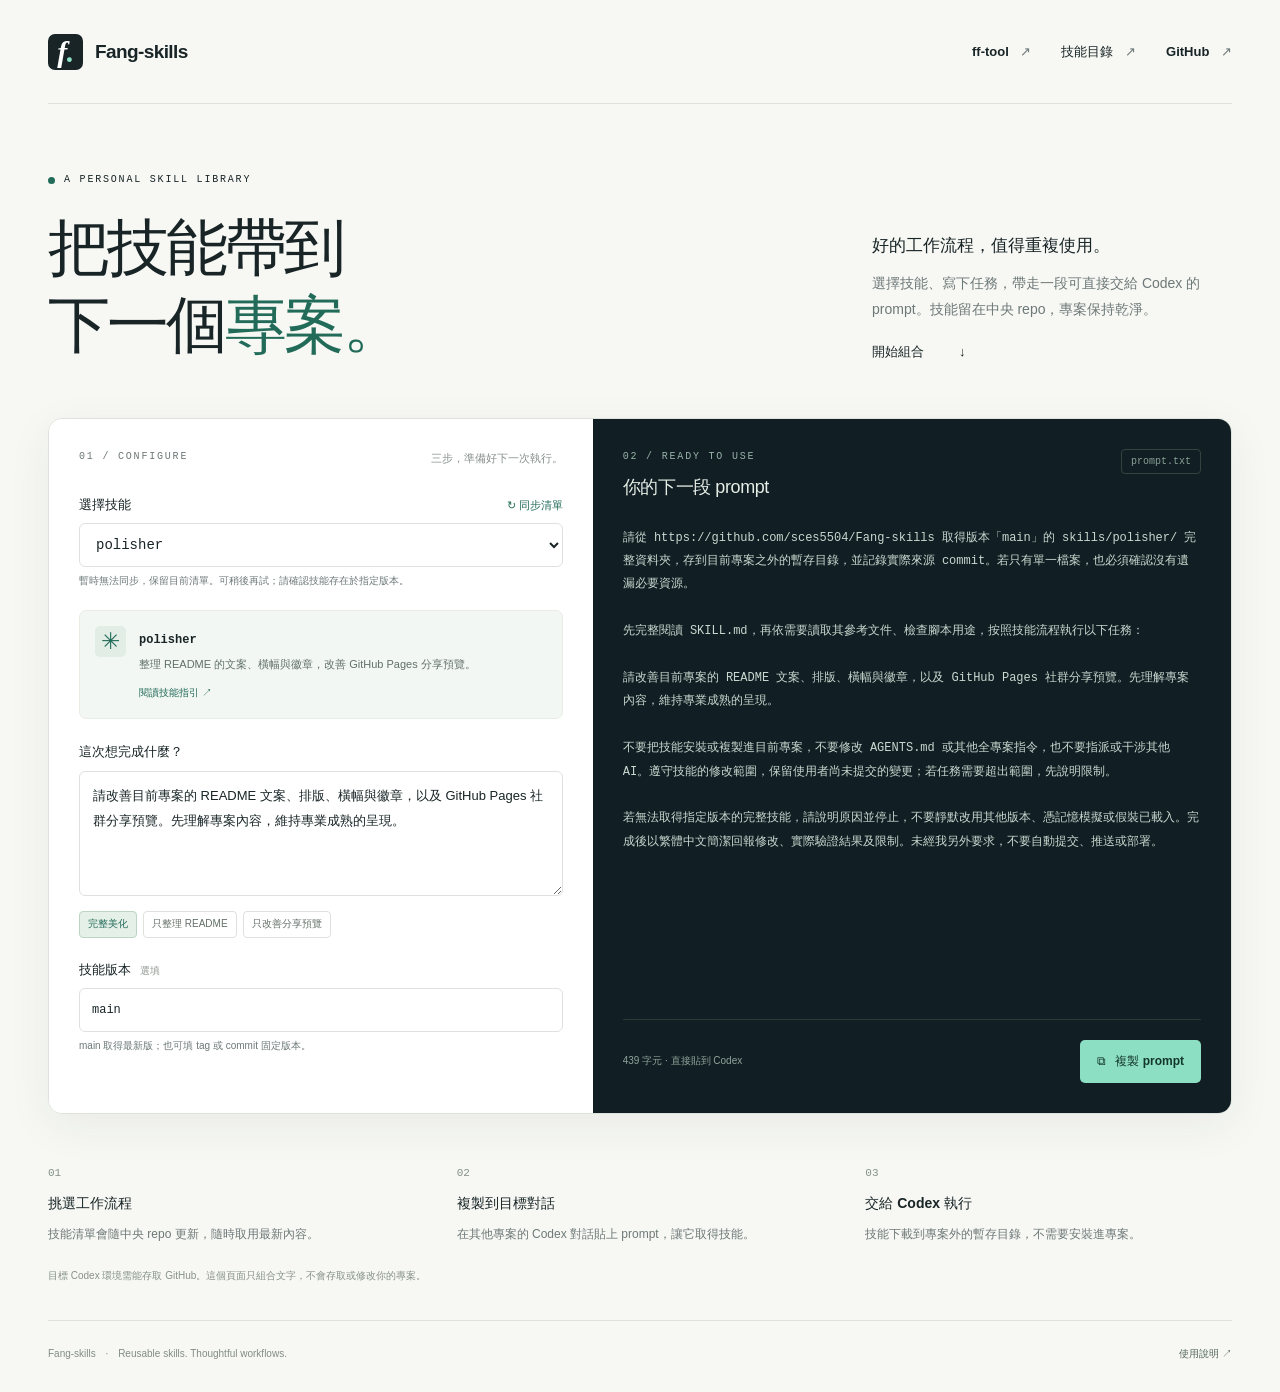
<file: docs/index.html>
<!doctype html>
<html lang="zh-Hant">
<head>
  <meta charset="utf-8">
  <meta name="viewport" content="width=device-width, initial-scale=1">
  <title>Fang-skills — Skill Prompt 產生器</title>
  <meta name="description" content="選擇 Fang-skills 技能，寫下任務，複製一段可直接交給 Codex 的 prompt。跨專案使用，不必安裝。">
  <meta property="og:type" content="website">
  <meta property="og:site_name" content="Fang-skills">
  <meta property="og:title" content="Fang-skills — 把技能帶到下一個專案">
  <meta property="og:description" content="選一個技能，寫下任務，就能帶走一段可直接使用的 Codex prompt。">
  <meta property="og:url" content="https://sces5504.github.io/Fang-skills/">
  <meta property="og:image" content="https://sces5504.github.io/Fang-skills/assets/social-preview.png">
  <meta property="og:image:width" content="1730">
  <meta property="og:image:height" content="909">
  <meta property="og:image:alt" content="Fang-skills — Skill Prompt Generator">
  <meta name="twitter:card" content="summary_large_image">
  <meta name="twitter:image" content="https://sces5504.github.io/Fang-skills/assets/social-preview.png">
  <link rel="icon" href="assets/favicon.svg" type="image/svg+xml">
  <link rel="stylesheet" href="style.css">
  <script type="module" src="app.mjs"></script>
</head>
<body>
  <div class="shell">
    <header class="topbar">
      <a class="brand" href="./" aria-label="Fang-skills 首頁"><span class="brand-mark" aria-hidden="true">f<span>.</span></span>Fang-skills</a>
      <nav aria-label="主要導覽"><a href="tools/ffmpeg-compressor/">ff-tool <span aria-hidden="true">↗</span></a><a href="https://github.com/sces5504/Fang-skills/tree/main/skills" target="_blank" rel="noreferrer">技能目錄 <span aria-hidden="true">↗</span></a><a href="https://github.com/sces5504/Fang-skills" target="_blank" rel="noreferrer">GitHub <span aria-hidden="true">↗</span></a></nav>
    </header>
    <main>
      <section class="intro" aria-labelledby="page-title">
        <div><p class="eyebrow"><span></span> A PERSONAL SKILL LIBRARY</p><h1 id="page-title">把技能帶到<br>下一個<span class="accent-word">專案。</span></h1></div>
        <div class="intro-aside"><p>好的工作流程，值得重複使用。</p><p class="muted">選擇技能、寫下任務，帶走一段可直接交給 Codex 的 prompt。技能留在中央 repo，專案保持乾淨。</p><a class="text-link" href="#generator">開始組合 <span aria-hidden="true">↓</span></a></div>
      </section>
      <section id="generator" class="workspace" aria-label="Prompt 產生器">
        <div class="controls">
          <div class="panel-heading"><p class="eyebrow">01 / CONFIGURE</p><span class="small-label">三步，準備好下一次執行。</span></div>
          <form id="prompt-form">
            <div class="field"><div class="label-line"><label for="skill">選擇技能</label><button type="button" class="refresh" id="refresh" aria-label="重新整理技能清單">↻ 同步清單</button></div><select id="skill" name="skill"><option value="polisher">polisher</option></select><p id="sync-status" class="hint" role="status">正在同步技能目錄…</p></div>
            <div class="skill-note"><span class="skill-symbol" aria-hidden="true">✳</span><div><strong id="skill-name">polisher</strong><p id="skill-description">整理 README 的文案、橫幅與徽章，改善 GitHub Pages 分享預覽。</p><a id="skill-source" href="https://github.com/sces5504/Fang-skills/tree/main/skills/polisher" target="_blank" rel="noreferrer">閱讀技能指引 ↗</a></div></div>
            <div class="field"><label for="task">這次想完成什麼？</label><textarea id="task" name="task" rows="4" maxlength="8000" placeholder="描述目標、風格與需要保留的內容…">請改善目前專案的 README 文案、排版、橫幅與徽章，以及 GitHub Pages 社群分享預覽。先理解專案內容，維持專業成熟的呈現。</textarea><div class="presets" aria-label="任務範例"><button type="button" data-preset="full">完整美化</button><button type="button" data-preset="readme">只整理 README</button><button type="button" data-preset="social">只改善分享預覽</button></div></div>
            <div class="field version-field"><label for="version">技能版本 <span class="optional">選填</span></label><input id="version" name="version" value="main" maxlength="128" autocomplete="off" spellcheck="false" aria-describedby="version-hint"><p id="version-hint" class="hint">main 取得最新版；也可填 tag 或 commit 固定版本。</p></div>
          </form>
        </div>
        <div class="output-panel">
          <div class="output-header"><div><p class="eyebrow">02 / READY TO USE</p><h2>你的下一段 prompt</h2></div><span class="file-label">prompt.txt</span></div>
          <label class="sr-only" for="output">產生的 prompt</label><textarea id="output" readonly spellcheck="false" aria-describedby="output-error"></textarea><p id="output-error" class="output-error" role="alert"></p>
          <div class="output-footer"><span id="prompt-size">為下一個專案準備。</span><button id="copy" type="button"><span aria-hidden="true">⧉</span> 複製 prompt</button></div>
        </div>
      </section>
      <section class="how-it-works" aria-label="使用方式"><div><span class="step">01</span><h3>挑選工作流程</h3><p>技能清單會隨中央 repo 更新，隨時取用最新內容。</p></div><div><span class="step">02</span><h3>複製到目標對話</h3><p>在其他專案的 Codex 對話貼上 prompt，讓它取得技能。</p></div><div><span class="step">03</span><h3>交給 Codex 執行</h3><p>技能下載到專案外的暫存目錄，不需要安裝進專案。</p></div></section>
      <p class="connection-note">目標 Codex 環境需能存取 GitHub。這個頁面只組合文字，不會存取或修改你的專案。</p>
    </main>
    <footer><span>Fang-skills <span class="footer-dot">·</span> Reusable skills. Thoughtful workflows.</span><a href="https://github.com/sces5504/Fang-skills/blob/main/README.md">使用說明 ↗</a></footer>
  </div>
  <div id="toast" class="toast" role="status" aria-live="polite"></div>
  <noscript><p class="noscript">請啟用 JavaScript 使用產生器，或至 GitHub README 複製現成 prompt。</p></noscript>
</body>
</html>
</file>
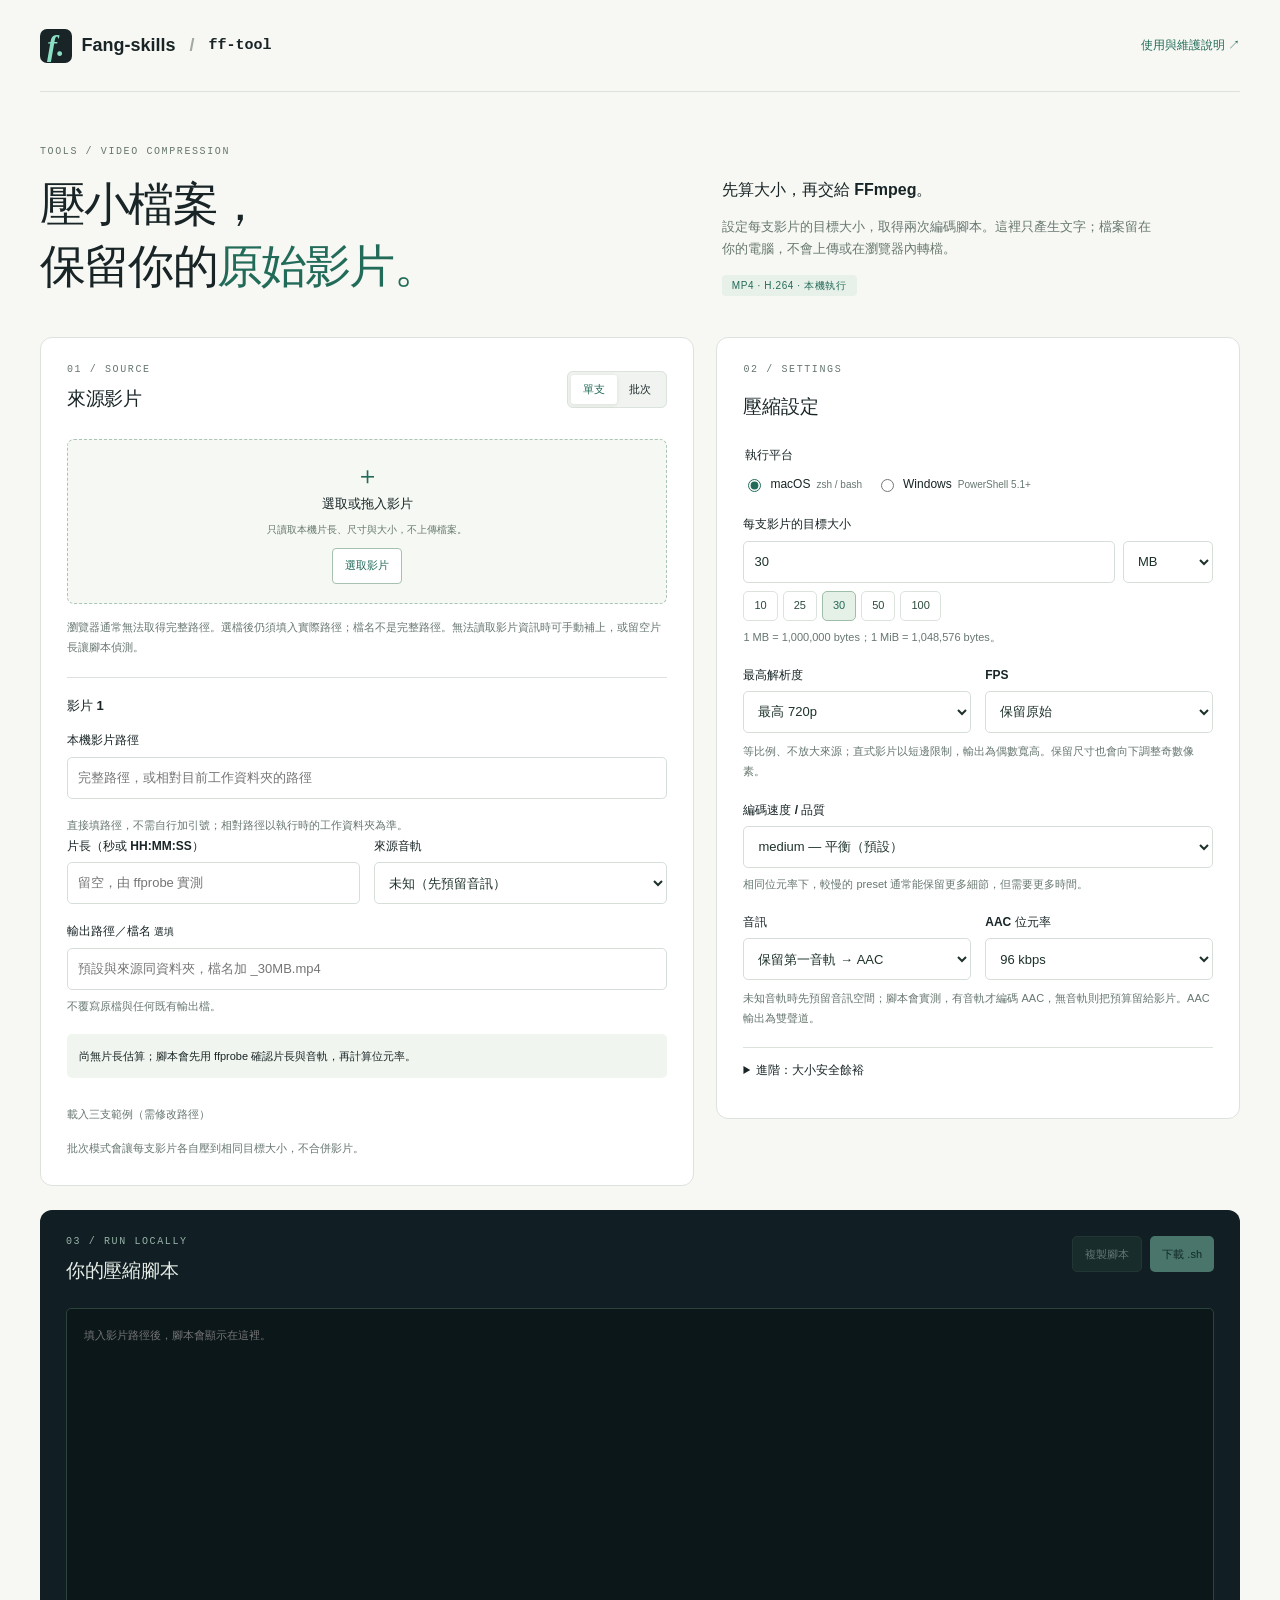
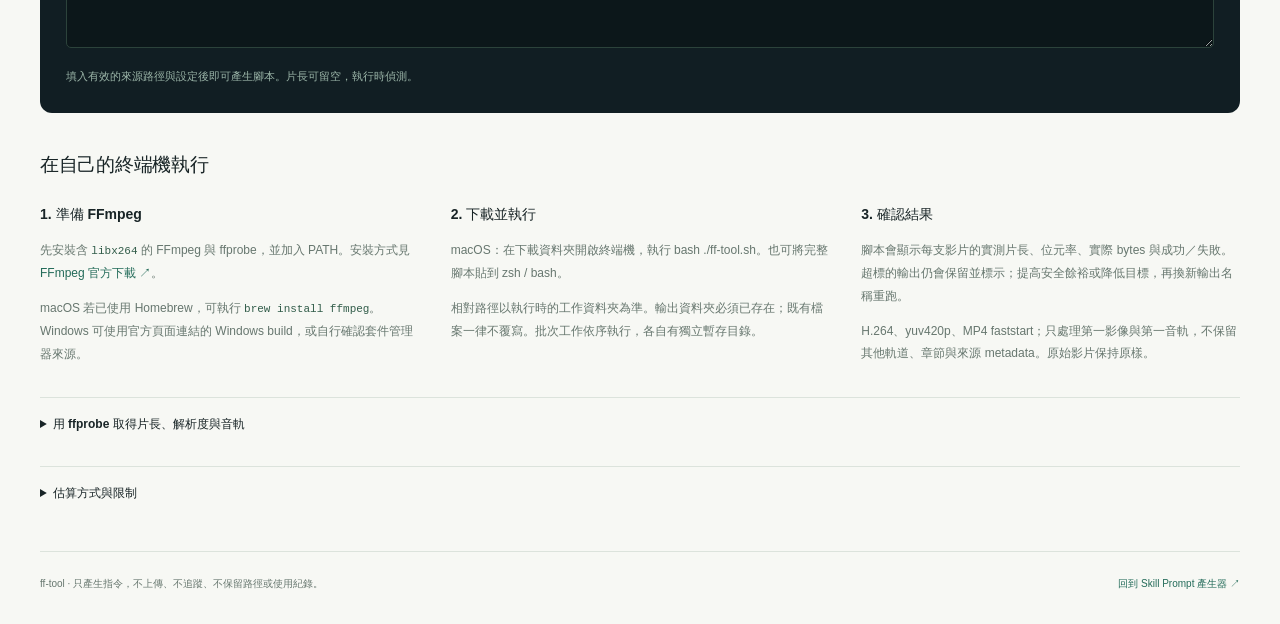
<file: tools/ffmpeg-compressor/index.html>
<!doctype html>
<html lang="zh-Hant">
<head>
  <meta charset="utf-8"><meta name="viewport" content="width=device-width,initial-scale=1">
  <title>ff-tool — FFmpeg 影片壓縮指令產生器 · Fang-skills</title>
  <meta name="description" content="依片長與目標大小產生 FFmpeg 兩次編碼腳本。支援 macOS、PowerShell 與批次影片，不上傳檔案。">
  <link rel="stylesheet" href="style.css"><script type="module" src="app.mjs"></script>
</head>
<body>
<div class="shell">
<header><a class="brand" href="../../"><span class="mark" aria-hidden="true">f.</span> Fang-skills <span class="brand-divider">/</span> <span class="tool-name">ff-tool</span></a><a href="https://github.com/sces5504/Fang-skills/tree/main/tools/ffmpeg-compressor" target="_blank" rel="noreferrer">使用與維護說明 ↗</a></header>
<main>
<section class="intro"><div><p class="eyebrow">TOOLS / VIDEO COMPRESSION</p><h1>壓小檔案，<br>保留你的<span>原始影片。</span></h1></div><div class="intro-note"><strong>先算大小，再交給 FFmpeg。</strong><p>設定每支影片的目標大小，取得兩次編碼腳本。這裡只產生文字；檔案留在你的電腦，不會上傳或在瀏覽器內轉檔。</p><span class="pill">MP4 · H.264 · 本機執行</span></div></section>
<div class="workspace">
<section class="card videos" aria-labelledby="videos-title">
<div class="section-top"><div><p class="eyebrow">01 / SOURCE</p><h2 id="videos-title">來源影片</h2></div><fieldset class="segmented"><legend class="sr-only">影片模式</legend><label><input type="radio" name="mode" value="single" checked><span>單支</span></label><label><input type="radio" name="mode" value="batch"><span>批次</span></label></fieldset></div>
<div class="drop-zone" id="drop-zone"><span aria-hidden="true">＋</span><strong>選取或拖入影片</strong><p>只讀取本機片長、尺寸與大小，不上傳檔案。</p><label class="file-button" for="files">選取影片<input id="files" type="file" accept="video/*,.mkv,.mov,.mp4,.webm,.avi" multiple></label></div>
<p class="notice">瀏覽器通常無法取得完整路徑。選檔後仍須填入實際路徑；檔名不是完整路徑。無法讀取影片資訊時可手動補上，或留空片長讓腳本偵測。</p>
<div id="jobs"></div>
<div class="source-actions"><button type="button" id="add-job" hidden>＋ 加入一支影片</button><button type="button" id="examples" class="quiet">載入三支範例（需修改路徑）</button></div>
<p id="mode-note" class="hint">批次模式會讓每支影片各自壓到相同目標大小，不合併影片。</p>
</section>
<section class="card settings" aria-labelledby="settings-title">
<p class="eyebrow">02 / SETTINGS</p><h2 id="settings-title">壓縮設定</h2>
<fieldset class="platform"><legend>執行平台</legend><label><input type="radio" name="platform" value="mac" checked> macOS <small>zsh / bash</small></label><label><input type="radio" name="platform" value="windows"> Windows <small>PowerShell 5.1+</small></label></fieldset>
<div class="field"><label for="target">每支影片的目標大小</label><div class="size-input"><input id="target" type="number" min="0.001" step="any" value="30" inputmode="decimal"><select id="unit" aria-label="大小單位"><option>MB</option><option>MiB</option></select></div><div class="shortcuts" aria-label="常用目標大小"><button type="button" data-size="10">10</button><button type="button" data-size="25">25</button><button type="button" data-size="30" aria-pressed="true">30</button><button type="button" data-size="50">50</button><button type="button" data-size="100">100</button></div><p class="hint" id="unit-help">1 MB = 1,000,000 bytes；1 MiB = 1,048,576 bytes。</p></div>
<div class="two-fields"><div class="field"><label for="resolution">最高解析度</label><select id="resolution"><option value="source">保留來源尺寸</option><option value="1080">最高 1080p</option><option value="720" selected>最高 720p</option><option value="480">最高 480p</option><option value="360">最高 360p</option></select></div><div class="field"><label for="fps">FPS</label><select id="fps"><option value="source">保留原始</option><option value="30">30 fps</option><option value="60">60 fps</option></select></div></div>
<p class="hint settings-hint">等比例、不放大來源；直式影片以短邊限制，輸出為偶數寬高。保留尺寸也會向下調整奇數像素。</p>
<div class="field"><label for="preset">編碼速度 / 品質</label><select id="preset"><option value="veryfast">veryfast — 快速</option><option value="fast">fast — 較快</option><option value="medium" selected>medium — 平衡（預設）</option><option value="slow">slow — 較慢</option></select><p class="hint">相同位元率下，較慢的 preset 通常能保留更多細節，但需要更多時間。</p></div>
<div class="two-fields"><div class="field"><label for="audio">音訊</label><select id="audio"><option value="keep">保留第一音軌 → AAC</option><option value="remove">移除音訊</option></select></div><div class="field"><label for="audio-bitrate">AAC 位元率</label><select id="audio-bitrate"><option value="64">64 kbps</option><option value="96" selected>96 kbps</option><option value="128">128 kbps</option><option value="192">192 kbps</option></select></div></div>
<p class="hint settings-hint">未知音軌時先預留音訊空間；腳本會實測，有音軌才編碼 AAC，無音軌則把預算留給影片。AAC 輸出為雙聲道。</p>
<details><summary>進階：大小安全餘裕</summary><div class="field"><label for="margin">保留比例（%）</label><input id="margin" type="number" min="0" max="50" step="0.1" value="3.2"><p class="hint">預設保留 3.2% 給容器與編碼誤差，只扣一次。不能保證每次精準低於限制；數值越高，可用畫質越少。</p></div></details>
</section>
</div>
<section class="output-card" aria-labelledby="output-title"><div class="output-top"><div><p class="eyebrow">03 / RUN LOCALLY</p><h2 id="output-title">你的壓縮腳本</h2></div><div class="script-actions"><button id="copy-script" type="button" disabled>複製腳本</button><button id="download-script" type="button" disabled>下載 .sh</button></div></div><p id="form-error" role="alert"></p><label for="script" class="sr-only">完整 FFmpeg 壓縮腳本</label><textarea id="script" readonly spellcheck="false" placeholder="填入影片路徑後，腳本會顯示在這裡。"></textarea><p id="script-note" class="script-note">先填來源路徑，再複製或下載腳本。片長留空時，執行前會自動偵測。</p></section>
<section class="guide" aria-labelledby="guide-title"><h2 id="guide-title">在自己的終端機執行</h2><div class="guide-grid"><div><h3>1. 準備 FFmpeg</h3><p>先安裝含 <code>libx264</code> 的 FFmpeg 與 ffprobe，並加入 PATH。安裝方式見 <a href="https://ffmpeg.org/download.html" target="_blank" rel="noreferrer">FFmpeg 官方下載 ↗</a>。</p><p>macOS 若已使用 Homebrew，可執行 <code>brew install ffmpeg</code>。Windows 可使用官方頁面連結的 Windows build，或自行確認套件管理器來源。</p></div><div><h3>2. 下載並執行</h3><p id="run-help">macOS：在下載資料夾開啟終端機，執行 <code>bash ./ff-tool.sh</code>。也可將完整腳本貼到 zsh / bash。</p><p>相對路徑以執行時的工作資料夾為準。輸出資料夾必須已存在；既有檔案一律不覆寫。批次工作依序執行，各自有獨立暫存目錄。</p></div><div><h3>3. 確認結果</h3><p>腳本會顯示每支影片的實測片長、位元率、實際 bytes 與成功／失敗。超標的輸出仍會保留並標示；提高安全餘裕或降低目標，再換新輸出名稱重跑。</p><p>H.264、yuv420p、MP4 faststart；只處理第一影像與第一音軌，不保留其他軌道、章節與來源 metadata。原始影片保持原樣。</p></div></div>
<details><summary>用 ffprobe 取得片長、解析度與音軌</summary><p>已帶入目前路徑，可逐行複製執行。若路徑尚未填寫，先替換範例路徑。</p><textarea id="probe" readonly aria-label="ffprobe 資訊指令" spellcheck="false"></textarea><button type="button" id="copy-probe">複製 ffprobe 指令</button></details>
<details><summary>估算方式與限制</summary><p>可用總位元率 = 目標 bytes × (1 − 安全餘裕) × 8 ÷ 秒數；影片位元率再扣音訊預算，向下取整為十進位 kbps。下方顯示的估計大小是影像與音訊資料，不含實際容器開銷。腳本以 ffprobe 的實測片長與音軌為準，僅在無法取得有效片長時使用手動值。</p><p>低位元率、高動態內容或長片會明顯降低畫質，可改用 480p / 360p 或增加目標。檔案很短時，容器開銷占比會更高。macOS 以同磁碟的硬連結安全發布輸出；不支援硬連結的磁碟會安全失敗，不覆寫檔案。Windows 輸出以不覆寫的 Move 發布。</p></details></section>
</main><footer><span>ff-tool · 只產生指令，不上傳、不追蹤、不保留路徑或使用紀錄。</span><a href="../../">回到 Skill Prompt 產生器 ↗</a></footer>
</div><div id="toast" role="status" aria-live="polite"></div><noscript>請啟用 JavaScript 才能在本機產生腳本。</noscript>
</body></html>
</file>
<file: docs/style.css>
:root{color-scheme:light;--paper:#f7f8f4;--ink:#182426;--muted:#6d7878;--line:#dde2dc;--teal:#236b59;--mint:#8ddfc4;--night:#111e23;font-family:Inter,-apple-system,BlinkMacSystemFont,"Segoe UI","Noto Sans TC",sans-serif;font-synthesis:none}*{box-sizing:border-box}body{margin:0;background:var(--paper);color:var(--ink);font-size:15px;line-height:1.65}a{color:inherit;text-decoration:none}a:hover{color:var(--teal)}button,input,textarea,select{font:inherit}button{cursor:pointer}button:disabled{cursor:wait;opacity:.55}.shell{max-width:1280px;margin:0 auto;padding:0 48px}.topbar{height:104px;display:flex;align-items:center;justify-content:space-between;border-bottom:1px solid var(--line)}.brand{display:flex;align-items:center;gap:12px;font-size:19px;font-weight:650;letter-spacing:-.6px}.brand-mark{display:inline-flex;align-items:center;justify-content:center;width:35px;height:36px;border-radius:7px;background:var(--ink);color:white;font-family:Georgia,serif;font-size:30px;font-style:italic;line-height:1}.brand-mark span{color:var(--mint)}nav{display:flex;gap:30px;font-size:13px;font-weight:550}nav span{margin-left:8px;color:var(--muted)}.intro{display:grid;grid-template-columns:1fr 360px;align-items:end;gap:48px;padding:68px 0 54px}.eyebrow{font-family:ui-monospace,SFMono-Regular,Consolas,monospace;font-size:10px;font-weight:500;letter-spacing:1.8px;margin:0 0 20px;display:flex;align-items:center;gap:9px}.intro .eyebrow span{width:7px;height:7px;background:var(--teal);border-radius:50%}h1{font-size:62px;font-weight:650;letter-spacing:-3px;line-height:1.25;margin:0}.accent-word{color:var(--teal)}.intro-aside>p:first-child{font-size:17px;font-weight:600;margin:0 0 10px}.muted{color:var(--muted);margin:0;font-size:14px;line-height:1.9}.text-link{display:inline-flex;gap:35px;align-items:center;margin-top:18px;font-size:13px;font-weight:600}.workspace{display:grid;grid-template-columns:minmax(0,.92fr) minmax(0,1.08fr);border:1px solid var(--line);border-radius:14px;overflow:hidden;box-shadow:0 12px 45px #1a2e2010;scroll-margin-top:24px}.controls{padding:30px;background:#fff}.panel-heading{display:flex;justify-content:space-between;gap:12px;margin-bottom:27px}.panel-heading .eyebrow{margin:0;color:var(--muted)}.small-label{font-size:11px;color:#87908b}.field{margin-bottom:21px}.field>label,.label-line label{font-size:13px;font-weight:650;display:block;margin-bottom:8px}.label-line{display:flex;justify-content:space-between;align-items:baseline}.refresh{border:0;background:none;padding:0;font-size:11px;color:var(--teal)}input,select,textarea{border:1px solid var(--line);border-radius:6px;background:#fff;width:100%;color:var(--ink);outline:none}input:focus,select:focus,textarea:focus{border-color:var(--teal);box-shadow:0 0 0 3px #236b5912}select,input{padding:10px 12px;height:44px}select{font-family:ui-monospace,SFMono-Regular,Consolas,monospace;font-size:14px}textarea{padding:12px 13px;font-size:13px;line-height:1.9;resize:vertical}.hint{font-size:10px;color:var(--muted);margin:6px 0 0;line-height:1.6}.skill-note{display:flex;gap:13px;background:#f3f7f3;border:1px solid #e8eee6;border-radius:7px;padding:15px;margin-bottom:22px}.skill-symbol{display:flex;width:31px;height:31px;align-items:center;justify-content:center;color:var(--teal);background:#e2eee5;border-radius:5px;font-size:23px;flex-shrink:0}.skill-note strong{font-family:ui-monospace,SFMono-Regular,Consolas,monospace;font-size:12px}.skill-note p{margin:4px 0;color:#62706b;font-size:11px;line-height:1.8}.skill-note a{font-size:10px;font-weight:600;color:var(--teal)}.presets{display:flex;flex-wrap:wrap;gap:6px;margin-top:8px}.presets button{background:#fff;border:1px solid var(--line);border-radius:4px;color:#65716a;padding:4px 8px;font-size:10px}.presets button:hover{background:#edf4ef;color:var(--teal);border-color:#bdd4c5}.presets button[aria-pressed=true]{background:#e5f0e9;border-color:#bdd4c5;color:var(--teal)}.optional{font-size:10px;color:#919992;font-weight:400;margin-left:5px}.version-field{margin-bottom:0}.version-field input{font-family:ui-monospace,SFMono-Regular,Consolas,monospace;font-size:12px}.output-panel{background:var(--night);color:#e6ede7;padding:30px;display:flex;flex-direction:column;min-height:650px}.output-header{display:flex;justify-content:space-between;gap:12px;margin-bottom:24px}.output-header .eyebrow{color:#98b3a9;margin:0 0 8px}.output-header h2{font-size:18px;font-weight:500;letter-spacing:-.4px;margin:0}.file-label{font:10px ui-monospace,SFMono-Regular,Consolas,monospace;color:#88a095;border:1px solid #31453e;padding:6px 9px;align-self:start;border-radius:4px}.output-panel textarea{flex:1;min-height:470px;resize:none;line-height:1.95;font-size:12px;font-family:ui-monospace,SFMono-Regular,Consolas,"Noto Sans TC",monospace;color:#cad8d0;background:none;border:0;border-radius:0;padding:0;box-shadow:none}.output-panel textarea:focus-visible{outline:1px solid #83cdb1;outline-offset:5px}.output-error{color:#ffb6a7;font-size:12px;margin:8px 0;min-height:0}.output-error:empty{display:none}.output-footer{display:flex;justify-content:space-between;align-items:center;gap:12px;padding-top:20px;margin-top:22px;border-top:1px solid #2a3b36}.output-footer>span{font-size:10px;color:#8fa59b}.output-footer button{background:var(--mint);color:#14372b;border:0;padding:12px 17px;font-size:12px;font-weight:650;border-radius:5px;display:inline-flex;gap:9px;align-items:center;white-space:nowrap}.output-footer button:hover{background:#a9ecd5}.how-it-works{display:grid;grid-template-columns:repeat(3,1fr);gap:42px;margin:45px 0 20px}.step{font:11px ui-monospace,SFMono-Regular,Consolas,monospace;color:#84918a}.how-it-works h3{font-size:14px;font-weight:600;margin:8px 0}.how-it-works p{font-size:12px;color:var(--muted);margin:0;max-width:300px;line-height:1.9}.connection-note{font-size:10px;color:#87918a;margin:22px 0 35px}footer{border-top:1px solid var(--line);padding:25px 0 30px;display:flex;justify-content:space-between;gap:20px;color:#818c85;font-size:10px}.footer-dot{padding:0 7px}footer a{color:#54665c}.toast{position:fixed;bottom:26px;left:50%;transform:translate(-50%,10px);background:#213d31;color:#fff;border-radius:6px;padding:11px 20px;font-size:13px;opacity:0;pointer-events:none;transition:opacity .15s,transform .15s;max-width:90vw;z-index:5}.toast.visible{opacity:1;transform:translate(-50%,0)}.sr-only{position:absolute;width:1px;height:1px;padding:0;margin:-1px;overflow:hidden;clip:rect(0,0,0,0);white-space:nowrap;border:0}.noscript{padding:20px;text-align:center;background:#fff0dc}button:focus-visible,a:focus-visible{outline:2px solid var(--teal);outline-offset:4px}
@media(min-width:1440px){.shell{max-width:1360px}.intro{padding:78px 0 60px}h1{font-size:72px}.output-panel textarea{min-height:480px}}
@media(max-width:960px){.shell{padding:0 28px}.intro{grid-template-columns:1fr 290px;gap:30px}h1{font-size:48px;letter-spacing:-2px}.controls,.output-panel{padding:24px}.small-label{display:none}.output-panel{min-height:640px}.output-panel textarea{min-height:490px}.how-it-works{gap:25px}}
@media(max-width:700px){.shell{padding:0 20px}.topbar{height:78px}.brand{font-size:17px}nav{gap:17px;font-size:11px}.intro{grid-template-columns:1fr;padding:40px 0 32px;gap:22px}.eyebrow{font-size:9px;margin-bottom:16px}h1{font-size:47px;letter-spacing:-2px}.intro-aside{max-width:440px}.intro-aside>p:first-child{font-size:15px}.muted{font-size:12px}.text-link{margin-top:12px}.workspace{grid-template-columns:1fr}.controls,.output-panel{padding:24px}.output-panel{min-height:580px}.output-panel textarea{min-height:450px;font-size:11px}.output-header{margin-bottom:22px}.how-it-works{grid-template-columns:1fr;gap:20px;margin-top:30px}.how-it-works>div{display:grid;grid-template-columns:28px 1fr;gap:0 12px}.step{grid-row:span 2;padding-top:3px}.how-it-works h3{margin:0 0 3px}.how-it-works p{max-width:none}.connection-note{margin:25px 0;font-size:10px}footer{flex-direction:column;gap:8px}.output-footer>span{font-size:9px}.output-footer button{padding:11px 13px}}
@media(prefers-reduced-motion:reduce){*{transition:none!important;scroll-behavior:auto!important}}

[hidden]{display:none!important}
@media(max-width:700px){.presets button{min-height:36px}.refresh{min-height:36px}}
</file>
<file: tools/ffmpeg-compressor/style.css>
:root{font-family:-apple-system,BlinkMacSystemFont,"Segoe UI","Noto Sans TC",sans-serif;color:#182426;background:#f7f8f4;font-synthesis:none;--line:#dce3dc;--green:#236b59;--muted:#67776f}*{box-sizing:border-box}body{margin:0;font-size:14px;line-height:1.7}a{color:var(--green);text-decoration:none}a:hover{text-decoration:underline}.shell{max-width:1280px;margin:auto;padding:0 40px}header{height:92px;display:flex;justify-content:space-between;align-items:center;gap:16px;border-bottom:1px solid var(--line)}header>a:last-child{font-size:12px}.brand{display:flex;gap:10px;align-items:center;color:inherit;font-size:18px;font-weight:650}.mark{background:#182426;color:#8ddfc4;font:bold italic 30px Georgia,serif;border-radius:7px;padding:0 7px}.brand-divider{color:#a1aaa4;margin:0 4px}.tool-name{font-family:ui-monospace,monospace;font-size:15px}.intro{display:grid;grid-template-columns:1.2fr 1fr;gap:60px;align-items:end;padding:54px 0 40px}.eyebrow{font:10px ui-monospace,monospace;letter-spacing:1.6px;color:var(--muted);margin:0 0 16px}h1{font-size:46px;line-height:1.35;letter-spacing:-1.8px;margin:0;font-weight:650}h1 span{color:var(--green)}.intro-note{max-width:430px}.intro-note strong{font-size:16px}.intro-note p{color:var(--muted);font-size:13px}.pill{font-size:10px;letter-spacing:.6px;color:var(--green);background:#e8f1e9;padding:5px 10px;border-radius:4px}.workspace{display:grid;grid-template-columns:1.25fr 1fr;gap:22px;align-items:start}.card{background:white;border:1px solid var(--line);border-radius:12px;padding:26px}.section-top{display:flex;align-items:center;justify-content:space-between;gap:15px}h2{font-size:19px;letter-spacing:-.3px;margin:0 0 22px}.section-top h2{margin-bottom:0}.section-top .eyebrow{margin-bottom:8px}fieldset{border:0;padding:0;margin:0 0 20px}legend{font-size:12px;font-weight:650;margin-bottom:8px}button,input,select,textarea{font:inherit}button{cursor:pointer;min-height:36px;border:1px solid var(--line);border-radius:5px;padding:6px 12px;background:white;color:#2c4b3d;font-size:12px}button:hover{background:#edf4ef}button:disabled{opacity:.45;cursor:not-allowed}input,select,textarea{width:100%;border:1px solid #d6dfd7;border-radius:5px;background:#fff;color:#1d3228;padding:9px 10px;min-height:42px;font-size:13px}textarea{resize:vertical}input:focus,select:focus,textarea:focus{outline:2px solid #7cb69f;outline-offset:1px}.field{margin-bottom:17px}.field>label{font-size:12px;font-weight:650;display:block;margin-bottom:6px}.two-fields{display:grid;grid-template-columns:1fr 1fr;gap:14px}.hint,.notice{font-size:11px;color:var(--muted);line-height:1.8;margin:7px 0 0}.notice{margin:14px 0 20px}.settings-hint{margin:-8px 0 18px}.segmented{display:flex;margin:0;background:#f0f3ef;border:1px solid var(--line);border-radius:6px;padding:3px}.segmented label{position:relative;cursor:pointer}.segmented input{position:absolute;opacity:0;width:1px;height:1px;min-height:0}.segmented span{display:block;padding:5px 12px;border-radius:3px;font-size:11px}.segmented input:checked+span{background:#fff;box-shadow:0 1px 4px #1a402518;color:var(--green);font-weight:650}.segmented input:focus-visible+span{outline:2px solid var(--green)}.drop-zone{text-align:center;border:1px dashed #abc5b4;background:#f5f8f3;border-radius:7px;padding:19px 12px;margin-top:24px;position:relative}.drop-zone.dragging{background:#deeee2;border-color:var(--green)}.drop-zone>span{display:block;font-size:25px;line-height:1.3;color:var(--green)}.drop-zone strong{font-size:13px}.drop-zone p{font-size:10px;color:var(--muted);margin:5px 0 10px}.file-button{position:relative;display:inline-flex;align-items:center;border:1px solid #a8c0af;border-radius:4px;background:white;padding:5px 12px;color:var(--green);font-size:11px;overflow:hidden;min-height:36px}.file-button input{position:absolute;inset:0;opacity:0;cursor:pointer;font-size:0}.file-button:focus-within{outline:2px solid var(--green);outline-offset:3px}.job{border-top:1px solid var(--line);padding-top:17px;margin-top:20px}.job-heading{display:flex;justify-content:space-between;align-items:center;margin-bottom:12px;gap:10px}.job-heading strong{font-size:13px}.remove-job{font-size:10px;min-height:32px;padding:3px 8px}.file-info{font-size:10px;color:var(--muted);overflow-wrap:anywhere;margin:0 0 13px}.budget{padding:12px;background:#f0f6ef;border-radius:5px;font-size:11px;line-height:1.9}.budget strong{color:var(--green)}.budget.warning{background:#fff5e7;color:#795619}.budget.error{background:#fff0ed;color:#a34029}.source-actions{display:flex;gap:10px;flex-wrap:wrap;margin-top:18px}.quiet{border:0;padding-left:0;color:var(--muted);font-size:11px}.platform{display:flex;flex-wrap:wrap;gap:14px}.platform label{display:flex;align-items:center;gap:6px;font-size:12px;cursor:pointer}.platform input{width:auto;min-height:0;accent-color:var(--green)}.platform small{color:var(--muted);font-size:10px}.size-input{display:grid;grid-template-columns:1fr 90px;gap:8px}.shortcuts{display:flex;gap:5px;margin-top:8px}.shortcuts button{font-size:11px;min-height:30px;padding:2px 10px}.shortcuts button[aria-pressed=true]{background:#e5f0e7;border-color:#9fbea9;color:var(--green)}details{border-top:1px solid var(--line);padding-top:12px;margin-top:14px}summary{cursor:pointer;font-size:12px;font-weight:600;min-height:32px}details .field{padding-top:12px;margin-bottom:2px}.output-card{margin-top:24px;background:#111e23;border-radius:12px;padding:26px;color:#e7eee8}.output-top{display:flex;justify-content:space-between;gap:16px;align-items:start}.output-top .eyebrow{color:#96b4a8;margin-bottom:8px}.output-top h2{margin-bottom:20px}.script-actions{display:flex;gap:8px}.script-actions button{background:#8ddfc4;color:#14372b;border:0;font-size:11px}.script-actions button:first-child{background:#233e37;color:#c5e1d4;border:1px solid #37574b}#script{height:340px;min-height:240px;max-height:80vh;white-space:pre;overflow:auto;background:#0c171a;color:#c1d8c9;border:1px solid #2c433b;font:11px/1.9 ui-monospace,SFMono-Regular,Consolas,monospace;padding:17px;tab-size:2}.script-note{font-size:11px;color:#9bb5a8;margin:12px 0 0;line-height:1.8}#form-error{color:#ffc2b1;font-size:12px;margin-top:0}#form-error:empty{display:none}.guide{padding:36px 0}.guide-grid{display:grid;grid-template-columns:repeat(3,1fr);gap:32px}h3{font-size:14px;margin:0 0 10px}.guide p{font-size:12px;color:var(--muted);line-height:1.9}.guide code{color:#315c49;font-size:11px;overflow-wrap:anywhere}#probe{height:135px;background:white;font:11px/1.9 ui-monospace,monospace;margin:6px 0 8px}.guide>details{margin-top:20px;padding-top:16px}footer{display:flex;justify-content:space-between;gap:20px;border-top:1px solid var(--line);padding:23px 0 32px;font-size:10px;color:var(--muted)}#toast{position:fixed;bottom:22px;left:50%;transform:translateX(-50%);border-radius:6px;background:#214637;color:white;padding:12px 18px;font-size:12px;max-width:90vw;display:none;z-index:10}#toast.visible{display:block}.sr-only{position:absolute;width:1px;height:1px;padding:0;margin:-1px;overflow:hidden;clip:rect(0,0,0,0);white-space:nowrap;border:0}[hidden]{display:none!important}button:focus-visible,a:focus-visible,summary:focus-visible{outline:2px solid #70ab91;outline-offset:3px}
@media(max-width:960px){.shell{padding:0 24px}.intro{gap:30px}h1{font-size:38px}.workspace{grid-template-columns:1.1fr 1fr;gap:16px}.card{padding:20px}.platform{gap:7px}.platform small{display:none}.two-fields{gap:10px}}
@media(max-width:700px){.shell{padding:0 17px}header{height:76px}.brand{font-size:15px;gap:7px}header>a:last-child{font-size:10px}.mark{font-size:25px}.intro{grid-template-columns:1fr;gap:22px;padding:33px 0 28px}h1{font-size:35px;letter-spacing:-1.3px}.intro-note p{font-size:12px}.workspace{grid-template-columns:1fr}.card{padding:20px}.output-card{padding:20px}.output-top{flex-direction:column;gap:0}.script-actions{margin-bottom:16px;width:100%}.script-actions button{flex:1;min-height:42px}.guide-grid{grid-template-columns:1fr;gap:20px}.guide{padding-top:28px}.guide p{margin:6px 0}.platform small{display:inline}.shortcuts button,.remove-job{min-height:36px}.two-fields{gap:12px}footer{flex-direction:column;gap:10px}#script{height:300px;font-size:10px}.source-actions .quiet{font-size:10px}}
</file>
